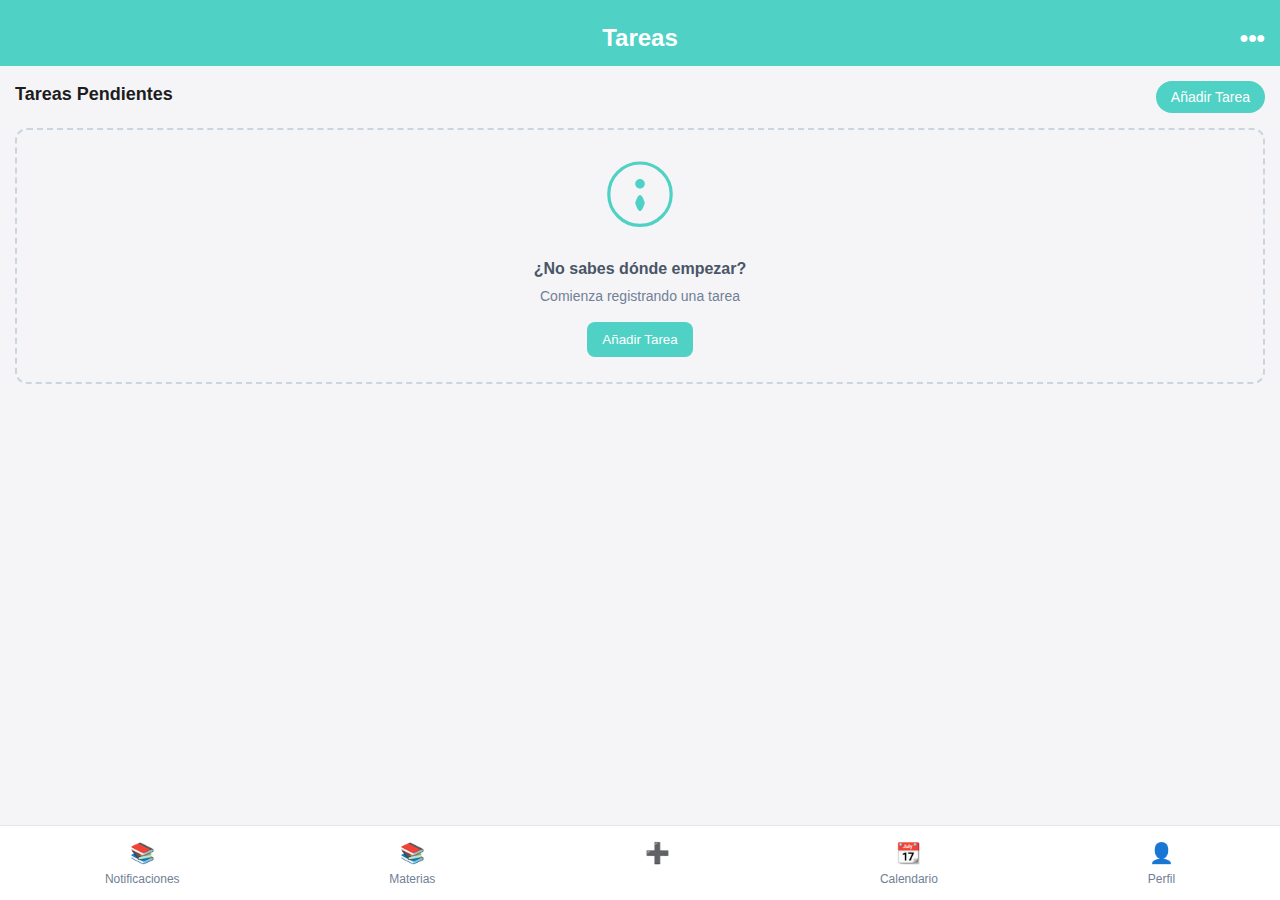
<file: public/index.html>
<!DOCTYPE html>
<html lang="es">
<head>
    <meta charset="UTF-8">
    <meta name="viewport" content="width=device-width, initial-scale=1.0">
    <link rel="apple-touch-icon" href="/static/icon.png">
    <link rel="manifest" href="/manifest.json">
    <meta name="apple-mobile-web-app-capable" content="yes">
    <meta name="apple-mobile-web-app-status-bar-style" content="black-translucent">
    <title>Planify - Planificador de Estudio</title>
    <style>
        * {
            box-sizing: border-box;
            margin: 0;
            padding: 0;
            font-family: 'SF Pro Display', -apple-system, BlinkMacSystemFont, sans-serif;
        }
        
        body {
            background-color: #f5f5f7;
            color: #1d1d1f;
            line-height: 1.5;
        }
        
        .container {
            max-width: 100%;
            min-height: 100vh;
            display: flex;
            flex-direction: column;
        }
        
        .header {
            background-color: #4FD1C5;
            color: white;
            text-align: center;
            padding: 20px 15px 10px;
            position: relative;
        }
        
        .header h1 {
            font-size: 24px;
            font-weight: 600;
            margin: 0;
        }
        
        .header .menu-dots {
            position: absolute;
            right: 15px;
            top: 20px;
            font-size: 24px;
            font-weight: bold;
        }
        
        .main-content {
            flex: 1;
            padding: 15px;
        }
        
        .section-title {
            font-size: 18px;
            font-weight: 600;
            margin-bottom: 10px;
        }
        
        .task-card {
            background-color: #E0FBFC;
            border-radius: 12px;
            padding: 15px;
            margin-bottom: 12px;
            box-shadow: 0 1px 3px rgba(0,0,0,0.1);
            position: relative;
        }
        
        .task-card.completed {
            background-color: #f0f0f0;
        }
        
        .task-progress {
            position: absolute;
            right: 15px;
            top: 15px;
            font-size: 24px;
            font-weight: bold;
        }
        
        .task-title {
            font-weight: 600;
            font-size: 16px;
            margin-right: 60px;
            display: flex;
            align-items: center;
        }
        
        .task-title .percentage {
            background-color: #E2E8F0;
            border-radius: 10px;
            padding: 2px 6px;
            font-size: 12px;
            margin-left: 5px;
        }
        
        .task-subtitle {
            color: #4A5568;
            font-size: 14px;
            margin-top: 3px;
        }
        
        .task-deadline {
            font-size: 12px;
            color: #718096;
            text-align: right;
            margin-top: 5px;
        }
        
        .edit-icon {
            position: absolute;
            right: 45px;
            top: 15px;
            background-color: transparent;
            border: none;
            font-size: 16px;
            cursor: pointer;
            color: #4A5568;
        }
        
        .action-button {
            background-color: #4FD1C5;
            color: white;
            border: none;
            border-radius: 30px;
            padding: 8px 15px;
            font-size: 14px;
            font-weight: 500;
            cursor: pointer;
            display: inline-block;
            float: right;
        }
        
        .action-button:hover {
            background-color: #38B2AC;
        }
        
        .see-more {
            text-align: center;
            margin: 5px 0 15px;
            font-size: 14px;
            color: #4A5568;
        }
        
        .empty-state {
            text-align: center;
            padding: 25px;
            border: 2px dashed #CBD5E0;
            border-radius: 12px;
            margin: 20px 0;
        }
        
        .empty-state img {
            width: 80px;
            height: auto;
            margin-bottom: 15px;
        }
        
        .empty-state p {
            font-size: 16px;
            font-weight: 600;
            color: #4A5568;
            margin-bottom: 5px;
        }
        
        .empty-state .subtext {
            font-size: 14px;
            color: #718096;
            margin-bottom: 15px;
        }
        
        .footer-nav {
            display: flex;
            justify-content: space-around;
            background-color: white;
            padding: 12px 0;
            border-top: 1px solid #E2E8F0;
        }
        
        .nav-item {
            text-align: center;
            font-size: 12px;
            color: #718096;
        }
        
        .nav-item.active {
            color: #4FD1C5;
        }
        
        .nav-icon {
            font-size: 20px;
            margin-bottom: 2px;
        }
        
        /* Formularios y modales */
        .modal {
            display: none;
            position: fixed;
            top: 0;
            left: 0;
            width: 100%;
            height: 100%;
            background-color: rgba(0,0,0,0.5);
            z-index: 100;
            overflow: auto;
        }
        
        .modal-content {
            background-color: white;
            margin: 60px 15px;
            padding: 20px;
            border-radius: 12px;
            max-width: 500px;
            margin-left: auto;
            margin-right: auto;
        }
        
        .modal-title {
            font-size: 18px;
            margin-bottom: 15px;
            text-align: center;
        }
        
        .form-group {
            margin-bottom: 15px;
        }
        
        .form-group label {
            display: block;
            margin-bottom: 5px;
            font-weight: 500;
        }
        
        .form-control {
            width: 100%;
            padding: 10px;
            border: 1px solid #CBD5E0;
            border-radius: 8px;
            font-size: 16px;
        }
        
        .btn-row {
            display: flex;
            justify-content: space-between;
            margin-top: 20px;
        }
        
        .btn {
            padding: 10px 15px;
            border-radius: 8px;
            font-weight: 500;
            cursor: pointer;
            flex: 1;
            margin: 0 5px;
            text-align: center;
        }
        
        .btn-primary {
            background-color: #4FD1C5;
            color: white;
            border: none;
        }
        
        .btn-secondary {
            background-color: #E2E8F0;
            color: #4A5568;
            border: none;
        }
        
        .status-message {
            margin-top: 15px;
            padding: 10px;
            border-radius: 8px;
            text-align: center;
            display: none;
        }
        
        .status-success {
            background-color: #d4edda;
            color: #155724;
        }
        
        .status-error {
            background-color: #f8d7da;
            color: #721c24;
        }
        
        .status-loading {
            display: flex;
            justify-content: center;
            align-items: center;
            margin-top: 20px;
        }
        
        .spinner {
            border: 4px solid rgba(0, 0, 0, 0.1);
            border-left: 4px solid #4FD1C5;
            border-radius: 50%;
            width: 30px;
            height: 30px;
            animation: spin 1s linear infinite;
            margin-right: 10px;
        }
        
        @keyframes spin {
            0% { transform: rotate(0deg); }
            100% { transform: rotate(360deg); }
        }

        /* Separador */
        .divider {
            height: 1px;
            background-color: #E2E8F0;
            margin: 20px 0;
        }

        /* Botón flotante para crear plan */
        .create-plan-button {
            position: fixed;
            bottom: 80px;
            right: 20px;
            background-color: #4FD1C5;
            color: white;
            border: none;
            border-radius: 50px;
            padding: 12px 20px;
            font-size: 16px;
            font-weight: 600;
            box-shadow: 0 4px 8px rgba(0,0,0,0.2);
            cursor: pointer;
            display: none; /* Inicialmente oculto */
            z-index: 90;
        }
        
        .create-plan-button:hover {
            background-color: #38B2AC;
        }
        
        /* Botones de acción de tareas */
        .task-actions {
            display: flex;
            justify-content: flex-end;
            margin-top: 10px;
        }
        
        .task-action-btn {
            background: none;
            border: none;
            color: #4A5568;
            font-size: 13px;
            padding: 3px 8px;
            margin-left: 8px;
            cursor: pointer;
        }
        
        .task-action-btn:hover {
            color: #4FD1C5;
            text-decoration: underline;
        }
    </style>
</head>
<body>
    <div class="container">
        <div class="header">
            <h1>Tareas</h1>
            <div class="menu-dots">•••</div>
        </div>
        
        <div class="main-content">
            <div class="section-title">
                Tareas Pendientes
                <button id="addTaskButton" class="action-button">Añadir Tarea</button>
            </div>
            
            <div id="pending-tasks">
                <!-- Las tareas pendientes se cargarán aquí -->
            </div>
            
            <div id="empty-state" class="empty-state">
                <img src="[data-uri]" alt="Icono de información">
                <p>¿No sabes dónde empezar?</p>
                <div class="subtext">Comienza registrando una tarea</div>
                <button id="addEmptyTaskButton" class="btn btn-primary">Añadir Tarea</button>
            </div>
        </div>
        
        <!-- Botón flotante para crear plan -->
        <button id="createPlanButton" class="create-plan-button">Crear Plan</button>
        
        <div class="footer-nav">
            <a href="notifications" style="text-decoration:none; color: inherit;">
                <div class="nav-item">
                    <div class="nav-icon">📚</div>
                    Notificaciones
                </div>
            </a>
            <a href="subjects" style="text-decoration:none; color: inherit;">
                <div class="nav-item">
                    <div class="nav-icon">📚</div>
                    Materias
                </div>
            </a>
            <div class="nav-item active">
                <div class="nav-icon">➕</div>
            </div>
            </a>
            <a href="https://calendar.google.com/" target="_blank" style="text-decoration:none; color: inherit;">
                <div class="nav-item">
                    <div class="nav-icon">📆</div>
                    Calendario
                </div>
            </a>
            <a href="profile" style="text-decoration:none; color: inherit;">
                <div class="nav-item">
                    <div class="nav-icon">👤</div>
                    Perfil
                </div>
            </a>
        </div>
    </div>
    
    <!-- Modal para agregar tareas -->
    <div id="addTaskModal" class="modal">
        <div class="modal-content">
            <div class="modal-title">Nueva Tarea</div>
            <div class="form-group">
                <label for="taskName">Nombre de la tarea:</label>
                <input type="text" id="taskName" class="form-control" placeholder="Ej: Proyecto 1" required>
            </div>
            <div class="form-group">
                <label for="taskSubject">Materia:</label>
                <input type="text" id="taskSubject" class="form-control" placeholder="Ej: Arquitectura de Software" required>
            </div>
            <div class="form-group">
                <label for="taskWeight">Peso (0-1):</label>
                <input type="number" id="taskWeight" class="form-control" min="0" max="1" step="0.05" value="0.15" required>
            </div>
            <div class="form-group">
                <label for="taskDeadline">Fecha límite:</label>
                <input type="datetime-local" id="taskDeadline" class="form-control" required>
            </div>
            <div class="form-group">
                <label for="taskCredits">Créditos de la materia:</label>
                <input type="number" id="taskCredits" class="form-control" min="1" max="6" value="3" required>
            </div>
            <div id="taskStatus" class="status-message"></div>
            <div id="taskLoading" class="status-loading" style="display: none;">
                <div class="spinner"></div>
                <p>Guardando tarea...</p>
            </div>
            <div class="btn-row">
                <div class="btn btn-secondary" onclick="closeTaskModal()">Cancelar</div>
                <div class="btn btn-primary" onclick="saveTask()">Guardar</div>
            </div>
        </div>
    </div>
    
    <!-- Modal para crear plan -->
    <div id="createPlanModal" class="modal">
        <div class="modal-content">
            <div class="modal-title">Crear Plan de Estudio</div>
            <p style="text-align: center; margin-bottom: 15px;">
                Se planificarán las siguientes tareas registradas y se exportarán a tu calendario.
            </p>
            <div id="planTasksList" style="margin-bottom: 20px; max-height: 200px; overflow-y: auto;">
                <!-- Lista de tareas a planificar -->
            </div>
            <div id="planStatus" class="status-message"></div>
            <div id="planLoading" class="status-loading" style="display: none;">
                <div class="spinner"></div>
                <p>Creando plan de estudio...</p>
            </div>
            <div class="btn-row">
                <div class="btn btn-secondary" onclick="closePlanModal()">Cancelar</div>
                <div class="btn btn-primary" onclick="createPlan()">Crear Plan</div>
            </div>
        </div>
    </div>

    <script>
        // Almacenamiento de tareas del usuario
        let userTasks = [];
        
        // Configura la fecha mínima para el deadline e inicializa la app
        document.addEventListener('DOMContentLoaded', function() {
            const now = new Date();
            const localISOTime = new Date(now.getTime() - now.getTimezoneOffset() * 60000).toISOString().slice(0, 16);
            document.getElementById('taskDeadline').value = localISOTime;
            document.getElementById('taskDeadline').min = localISOTime;
            
            // Cargar tareas almacenadas
            loadUserTasks();
            
            // Configurar botones para abrir modal de tarea
            document.getElementById('addTaskButton').addEventListener('click', openTaskModal);
            document.getElementById('addEmptyTaskButton').addEventListener('click', openTaskModal);
            
            // Configurar botón para crear plan
            document.getElementById('createPlanButton').addEventListener('click', openPlanModal);
            
            // Actualizar visibilidad del botón de crear plan
            updateCreatePlanButton();
        });
        
        // Abrir el modal para agregar tareas
        function openTaskModal() {
            document.getElementById('addTaskModal').style.display = 'block';
            document.getElementById('taskStatus').style.display = 'none';
            document.getElementById('taskLoading').style.display = 'none';
            
            // Limpiar formulario
            document.getElementById('taskName').value = '';
            document.getElementById('taskSubject').value = '';
            document.getElementById('taskWeight').value = '0.15';
            
            // Actualizar fecha límite
            const now = new Date();
            const localISOTime = new Date(now.getTime() - now.getTimezoneOffset() * 60000).toISOString().slice(0, 16);
            document.getElementById('taskDeadline').value = localISOTime;
        }
        
        // Cerrar el modal de tareas
        function closeTaskModal() {
            document.getElementById('addTaskModal').style.display = 'none';
        }
        
        // Abrir el modal para crear plan
        function openPlanModal() {
            document.getElementById('createPlanModal').style.display = 'block';
            document.getElementById('planStatus').style.display = 'none';
            document.getElementById('planLoading').style.display = 'none';
            
            // Mostrar lista de tareas a planificar
            const planTasksList = document.getElementById('planTasksList');
            planTasksList.innerHTML = '';
            
            if (userTasks.length > 0) {
                const tasksList = document.createElement('ul');
                tasksList.style.listStyleType = 'none';
                tasksList.style.padding = '0';
                
                userTasks.forEach(task => {
                    const li = document.createElement('li');
                    li.style.padding = '8px 0';
                    li.style.borderBottom = '1px solid #E2E8F0';
                    
                    const deadline = new Date(task.deadline);
                    const deadlineStr = deadline.toLocaleDateString() + ' ' + deadline.toLocaleTimeString([], {hour: '2-digit', minute:'2-digit'});
                    
                    li.innerHTML = `
                        <strong>${task.name}</strong> (${task.subject})<br>
                        <small>Peso: ${task.weight}, Deadline: ${deadlineStr}</small>
                    `;
                    tasksList.appendChild(li);
                });
                
                planTasksList.appendChild(tasksList);
            } else {
                planTasksList.innerHTML = '<p style="text-align: center; color: #718096;">No hay tareas para planificar</p>';
            }
        }
        
        // Cerrar el modal de crear plan
        function closePlanModal() {
            document.getElementById('createPlanModal').style.display = 'none';
        }
        
        // Guardar la tarea (solo localmente)
        function saveTask() {
            const taskName = document.getElementById('taskName').value;
            const taskSubject = document.getElementById('taskSubject').value;
            const taskWeight = document.getElementById('taskWeight').value;
            const taskDeadline = document.getElementById('taskDeadline').value;
            const taskCredits = document.getElementById('taskCredits').value;
            
            // Validar campos
            if (!taskName || !taskSubject || !taskWeight || !taskDeadline) {
                showStatus('taskStatus', 'Por favor completa todos los campos', 'error');
                return;
            }
            
            // Mostrar indicador de carga
            document.getElementById('taskLoading').style.display = 'flex';
            
            try {
                // Crear la tarea (solo para la interfaz)
                const newTask = {
                    id: Date.now(),
                    name: taskName,
                    subject: taskSubject,
                    weight: parseFloat(taskWeight),
                    deadline: new Date(taskDeadline),
                    creditos: parseInt(taskCredits),
                    created: new Date()
                };
                
                // Guardar la tarea localmente
                userTasks.push(newTask);
                saveUserTasks();
                
                showStatus('taskStatus', 'Tarea guardada exitosamente', 'success');
                setTimeout(() => {
                    closeTaskModal();
                    updateTasksDisplay();
                    updateCreatePlanButton();
                }, 1000);
            } catch (error) {
                showStatus('taskStatus', 'Error: ' + error.message, 'error');
            } finally {
                document.getElementById('taskLoading').style.display = 'none';
            }
        }
        
        // Crear plan y enviar al servidor
        async function createPlan() {
            if (userTasks.length === 0) {
                showStatus('planStatus', 'No hay tareas para planificar', 'error');
                return;
            }
            
            // Mostrar indicador de carga
            document.getElementById('planLoading').style.display = 'flex';
            
            try {
                // Convertir tareas al formato esperado por el servidor
                const tasksForServer = userTasks.map(task => ({
                    nombre: task.name,
                    materia: task.subject,
                    peso: task.weight,
                    deadline: task.deadline.toISOString(),
                    creditos: task.creditos || 3
                }));
                
                // Enviar al servidor
                const response = await fetch('/planificar', {
                    method: 'POST',
                    headers: {
                        'Content-Type': 'application/json',
                    },
                    body: JSON.stringify({
                        tareas: tasksForServer,
                        export_to_calendar: true,
                        alpha: {},
                        beta: {}
                    })
                });
                
                const result = await response.json();
                
                if (result.estado === 'Optimal' || (result.plan && result.plan.length > 0)) {
                    showStatus('planStatus', `Plan creado exitosamente con ${result.plan.length} tareas planificadas`, 'success');
                    setTimeout(() => {
                        closePlanModal();
                    }, 2000);
                } else {
                    showStatus('planStatus', 'No se pudo crear el plan: ' + (result.mensaje || 'Error desconocido'), 'error');
                }
            } catch (error) {
                showStatus('planStatus', 'Error: ' + error.message, 'error');
            } finally {
                document.getElementById('planLoading').style.display = 'none';
            }
        }
        
        // Eliminar una tarea
        function deleteTask(taskId) {
            userTasks = userTasks.filter(task => task.id !== taskId);
            saveUserTasks();
            updateTasksDisplay();
            updateCreatePlanButton();
        }
        
        // Mostrar mensajes de estado
        function showStatus(elementId, message, type) {
            const statusElement = document.getElementById(elementId);
            statusElement.textContent = message;
            statusElement.className = 'status-message';
            
            if (type === 'success') {
                statusElement.classList.add('status-success');
            } else {
                statusElement.classList.add('status-error');
            }
            
            statusElement.style.display = 'block';
        }
        
        // Guardar tareas en localStorage
        function saveUserTasks() {
            localStorage.setItem('planifyTasks', JSON.stringify(userTasks));
        }
        
        // Cargar tareas del localStorage
        function loadUserTasks() {
            const saved = localStorage.getItem('planifyTasks');
            userTasks = saved ? JSON.parse(saved) : [];
            
            // Convertir strings de fecha a objetos Date
            userTasks.forEach(task => {
                task.deadline = new Date(task.deadline);
                task.created = new Date(task.created);
            });
            
            updateTasksDisplay();
            updateCreatePlanButton();
        }
        
        // Actualizar la interfaz con las tareas del usuario
        function updateTasksDisplay() {
            const pendingContainer = document.getElementById('pending-tasks');
            pendingContainer.innerHTML = '';
            
            // Ordenar por fecha límite (más cercana primero)
            const sortedTasks = [...userTasks].sort((a, b) => a.deadline - b.deadline);
            
            // Mostrar tareas
            sortedTasks.forEach(task => {
                const daysLeft = Math.ceil((new Date(task.deadline) - new Date()) / (1000 * 60 * 60 * 24));
                const deadlineText = daysLeft > 0 ? 
                    `Deadline en ${daysLeft} día${daysLeft !== 1 ? 's' : ''}` : 
                    'Deadline vencida';
                
                const taskHtml = `
                    <div class="task-card">
                        <div class="task-title">
                            ${task.name} <span class="percentage">(${task.weight * 100}%)</span>
                        </div>
                        <div class="task-subtitle">${task.subject}</div>
                        <div class="task-deadline">${deadlineText}</div>
                        <div class="task-actions">
                            <button class="task-action-btn" onclick="deleteTask(${task.id})">Eliminar</button>
                        </div>
                    </div>
                `;
                pendingContainer.innerHTML += taskHtml;
            });
            
            // Mostrar u ocultar el estado vacío
            document.getElementById('empty-state').style.display = 
                (userTasks.length === 0) ? 'block' : 'none';
        }
        
        // Actualizar visibilidad del botón de crear plan
        function updateCreatePlanButton() {
            const planButton = document.getElementById('createPlanButton');
            if (userTasks.length > 0) {
                planButton.style.display = 'block';
                planButton.textContent = `Crear Plan (${userTasks.length})`;
            } else {
                planButton.style.display = 'none';
            }
        }
        
        // Borrar todas las tareas (función para depuración)
        function clearAllTasks() {
            userTasks = [];
            saveUserTasks();
            updateTasksDisplay();
            updateCreatePlanButton();
        }
    </script>
</body>
</html>
</file>
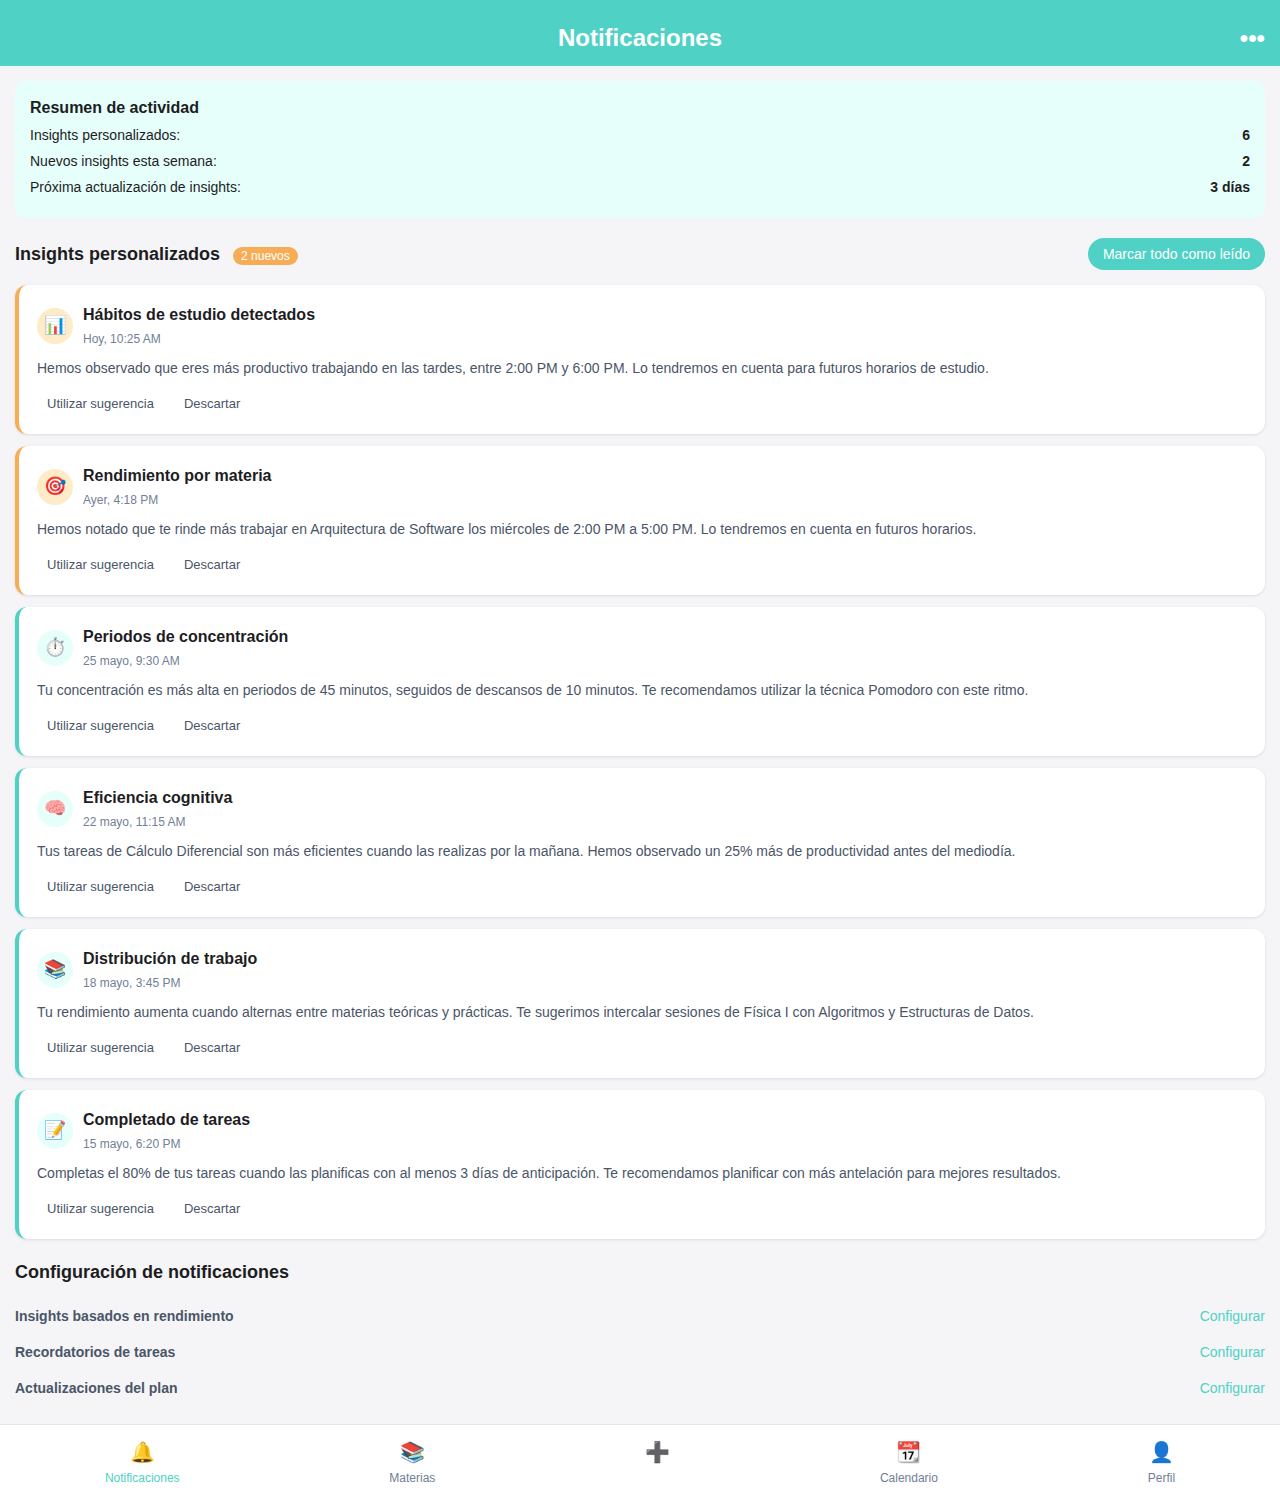
<file: public/notifications.html>
<!DOCTYPE html>
<html lang="es">
<head>
    <meta charset="UTF-8">
    <meta name="viewport" content="width=device-width, initial-scale=1.0">
    <title>Notificaciones - Planify</title>
    <style>
        * {
            box-sizing: border-box;
            margin: 0;
            padding: 0;
            font-family: 'SF Pro Display', -apple-system, BlinkMacSystemFont, sans-serif;
        }
        
        body {
            background-color: #f5f5f7;
            color: #1d1d1f;
            line-height: 1.5;
        }
        
        .container {
            max-width: 100%;
            min-height: 100vh;
            display: flex;
            flex-direction: column;
        }
        
        .header {
            background-color: #4FD1C5;
            color: white;
            text-align: center;
            padding: 20px 15px 10px;
            position: relative;
        }
        
        .header h1 {
            font-size: 24px;
            font-weight: 600;
            margin: 0;
        }
        
        .header .menu-dots {
            position: absolute;
            right: 15px;
            top: 20px;
            font-size: 24px;
            font-weight: bold;
        }
        
        .main-content {
            flex: 1;
            padding: 15px;
        }
        
        .section-title {
            font-size: 18px;
            font-weight: 600;
            margin-bottom: 15px;
            margin-top: 20px;
            display: flex;
            justify-content: space-between;
            align-items: center;
        }
        
        .insights-container {
            margin-bottom: 20px;
        }
        
        .insight-card {
            background-color: white;
            border-radius: 12px;
            padding: 18px;
            margin-bottom: 12px;
            box-shadow: 0 1px 3px rgba(0,0,0,0.1);
            position: relative;
            border-left: 4px solid #4FD1C5;
        }
        
        .insight-card.new {
            border-left-color: #F6AD55;
        }
        
        .insight-header {
            display: flex;
            align-items: center;
            margin-bottom: 10px;
        }
        
        .insight-icon {
            font-size: 18px;
            margin-right: 10px;
            background-color: #E6FFFA;
            width: 36px;
            height: 36px;
            border-radius: 50%;
            display: flex;
            justify-content: center;
            align-items: center;
        }
        
        .insight-card.new .insight-icon {
            background-color: #FEEBC8;
        }
        
        .insight-title {
            font-size: 16px;
            font-weight: 600;
        }
        
        .insight-date {
            font-size: 12px;
            color: #718096;
            margin-top: 3px;
        }
        
        .insight-content {
            font-size: 14px;
            color: #4A5568;
            line-height: 1.5;
        }
        
        .insight-buttons {
            display: flex;
            margin-top: 12px;
        }
        
        .insight-btn {
            background: none;
            border: none;
            color: #4A5568;
            font-size: 13px;
            padding: 5px 10px;
            margin-right: 10px;
            cursor: pointer;
        }
        
        .insight-btn:hover {
            color: #4FD1C5;
            text-decoration: underline;
        }
        
        .badge {
            background-color: #F6AD55;
            color: white;
            border-radius: 20px;
            padding: 2px 8px;
            font-size: 12px;
            font-weight: 500;
            margin-left: 8px;
        }
        
        .notification-category {
            margin-bottom: 5px;
            padding: 5px 0;
            display: flex;
            justify-content: space-between;
        }
        
        .category-title {
            font-weight: 600;
            font-size: 14px;
            color: #4A5568;
        }
        
        .settings-link {
            color: #4FD1C5;
            font-size: 14px;
            text-decoration: none;
        }

        .notifications-summary {
            background-color: #E6FFFA;
            border-radius: 10px;
            padding: 15px;
            margin-bottom: 15px;
        }
        
        .summary-title {
            font-weight: 600;
            margin-bottom: 5px;
        }
        
        .summary-row {
            display: flex;
            justify-content: space-between;
            font-size: 14px;
            margin-bottom: 5px;
        }
        
        .summary-value {
            font-weight: 600;
        }
        
        .no-notifications {
            text-align: center;
            padding: 30px 0;
            color: #718096;
        }
        
        .no-notifications img {
            width: 80px;
            height: 80px;
            margin-bottom: 15px;
        }

        .footer-nav {
            display: flex;
            justify-content: space-around;
            background-color: white;
            padding: 12px 0;
            border-top: 1px solid #E2E8F0;
        }
        
        .nav-item {
            text-align: center;
            font-size: 12px;
            color: #718096;
        }
        
        .nav-item.active {
            color: #4FD1C5;
        }
        
        .nav-icon {
            font-size: 20px;
            margin-bottom: 2px;
        }

        .action-button {
            background-color: #4FD1C5;
            color: white;
            border: none;
            border-radius: 30px;
            padding: 8px 15px;
            font-size: 14px;
            font-weight: 500;
            cursor: pointer;
        }
        
        .action-button:hover {
            background-color: #38B2AC;
        }
    </style>
</head>
<body>
    <div class="container">
        <div class="header">
            <h1>Notificaciones</h1>
            <div class="menu-dots">•••</div>
        </div>
        
        <div class="main-content">
            <div class="notifications-summary">
                <div class="summary-title">Resumen de actividad</div>
                <div class="summary-row">
                    <span>Insights personalizados:</span>
                    <span class="summary-value">6</span>
                </div>
                <div class="summary-row">
                    <span>Nuevos insights esta semana:</span>
                    <span class="summary-value">2</span>
                </div>
                <div class="summary-row">
                    <span>Próxima actualización de insights:</span>
                    <span class="summary-value">3 días</span>
                </div>
            </div>

            <div class="section-title">
                <span>Insights personalizados <span class="badge">2 nuevos</span></span>
                <button class="action-button" onclick="markAllAsRead()">Marcar todo como leído</button>
            </div>
            
            <div class="insights-container">
                <div class="insight-card new">
                    <div class="insight-header">
                        <div class="insight-icon">📊</div>
                        <div>
                            <div class="insight-title">Hábitos de estudio detectados</div>
                            <div class="insight-date">Hoy, 10:25 AM</div>
                        </div>
                    </div>
                    <div class="insight-content">
                        <p>Hemos observado que eres más productivo trabajando en las tardes, entre 2:00 PM y 6:00 PM. Lo tendremos en cuenta para futuros horarios de estudio.</p>
                    </div>
                    <div class="insight-buttons">
                        <button class="insight-btn">Utilizar sugerencia</button>
                        <button class="insight-btn">Descartar</button>
                    </div>
                </div>

                <div class="insight-card new">
                    <div class="insight-header">
                        <div class="insight-icon">🎯</div>
                        <div>
                            <div class="insight-title">Rendimiento por materia</div>
                            <div class="insight-date">Ayer, 4:18 PM</div>
                        </div>
                    </div>
                    <div class="insight-content">
                        <p>Hemos notado que te rinde más trabajar en Arquitectura de Software los miércoles de 2:00 PM a 5:00 PM. Lo tendremos en cuenta en futuros horarios.</p>
                    </div>
                    <div class="insight-buttons">
                        <button class="insight-btn">Utilizar sugerencia</button>
                        <button class="insight-btn">Descartar</button>
                    </div>
                </div>

                <div class="insight-card">
                    <div class="insight-header">
                        <div class="insight-icon">⏱️</div>
                        <div>
                            <div class="insight-title">Periodos de concentración</div>
                            <div class="insight-date">25 mayo, 9:30 AM</div>
                        </div>
                    </div>
                    <div class="insight-content">
                        <p>Tu concentración es más alta en periodos de 45 minutos, seguidos de descansos de 10 minutos. Te recomendamos utilizar la técnica Pomodoro con este ritmo.</p>
                    </div>
                    <div class="insight-buttons">
                        <button class="insight-btn">Utilizar sugerencia</button>
                        <button class="insight-btn">Descartar</button>
                    </div>
                </div>

                <div class="insight-card">
                    <div class="insight-header">
                        <div class="insight-icon">🧠</div>
                        <div>
                            <div class="insight-title">Eficiencia cognitiva</div>
                            <div class="insight-date">22 mayo, 11:15 AM</div>
                        </div>
                    </div>
                    <div class="insight-content">
                        <p>Tus tareas de Cálculo Diferencial son más eficientes cuando las realizas por la mañana. Hemos observado un 25% más de productividad antes del mediodía.</p>
                    </div>
                    <div class="insight-buttons">
                        <button class="insight-btn">Utilizar sugerencia</button>
                        <button class="insight-btn">Descartar</button>
                    </div>
                </div>

                <div class="insight-card">
                    <div class="insight-header">
                        <div class="insight-icon">📚</div>
                        <div>
                            <div class="insight-title">Distribución de trabajo</div>
                            <div class="insight-date">18 mayo, 3:45 PM</div>
                        </div>
                    </div>
                    <div class="insight-content">
                        <p>Tu rendimiento aumenta cuando alternas entre materias teóricas y prácticas. Te sugerimos intercalar sesiones de Física I con Algoritmos y Estructuras de Datos.</p>
                    </div>
                    <div class="insight-buttons">
                        <button class="insight-btn">Utilizar sugerencia</button>
                        <button class="insight-btn">Descartar</button>
                    </div>
                </div>

                <div class="insight-card">
                    <div class="insight-header">
                        <div class="insight-icon">📝</div>
                        <div>
                            <div class="insight-title">Completado de tareas</div>
                            <div class="insight-date">15 mayo, 6:20 PM</div>
                        </div>
                    </div>
                    <div class="insight-content">
                        <p>Completas el 80% de tus tareas cuando las planificas con al menos 3 días de anticipación. Te recomendamos planificar con más antelación para mejores resultados.</p>
                    </div>
                    <div class="insight-buttons">
                        <button class="insight-btn">Utilizar sugerencia</button>
                        <button class="insight-btn">Descartar</button>
                    </div>
                </div>
            </div>

            <div class="section-title">Configuración de notificaciones</div>
            
            <div class="notification-category">
                <span class="category-title">Insights basados en rendimiento</span>
                <a href="#" class="settings-link">Configurar</a>
            </div>
            
            <div class="notification-category">
                <span class="category-title">Recordatorios de tareas</span>
                <a href="#" class="settings-link">Configurar</a>
            </div>
            
            <div class="notification-category">
                <span class="category-title">Actualizaciones del plan</span>
                <a href="#" class="settings-link">Configurar</a>
            </div>
        </div>
        
        <div class="footer-nav">
            <div class="nav-item active">
                <div class="nav-icon">🔔</div>
                Notificaciones
            </div>
            <a href="subjects" style="text-decoration:none; color: inherit;">
                <div class="nav-item">
                    <div class="nav-icon">📚</div>
                    Materias
                </div>
            </a>
            <a href="/" style="text-decoration:none; color: inherit;">
                <div class="nav-item">
                    <div class="nav-icon">➕</div>
                </div>
            </a>
            <a href="https://calendar.google.com/" target="_blank" style="text-decoration:none; color: inherit;">
                <div class="nav-item">
                    <div class="nav-icon">📆</div>
                    Calendario
                </div>
            </a>
            <a href="profile" style="text-decoration:none; color: inherit;">
                <div class="nav-item">
                    <div class="nav-icon">👤</div>
                    Perfil
                </div>
            </a>
        </div>
    </div>

    <script>
        // Datos de ejemplo para inicializar
        let notifications = [
            {
                id: 1,
                icon: "📊",
                title: "Hábitos de estudio detectados",
                content: "Hemos observado que eres más productivo trabajando en las tardes, entre 2:00 PM y 6:00 PM. Lo tendremos en cuenta para futuros horarios de estudio.",
                date: "Hoy, 10:25 AM",
                isNew: true,
                timestamp: new Date().getTime()
            },
            {
                id: 2,
                icon: "🎯",
                title: "Rendimiento por materia",
                content: "Hemos notado que te rinde más trabajar en Arquitectura de Software los miércoles de 2:00 PM a 5:00 PM. Lo tendremos en cuenta en futuros horarios.",
                date: "Ayer, 4:18 PM",
                isNew: true,
                timestamp: new Date().getTime() - 86400000
            },
            {
                id: 3,
                icon: "⏱️",
                title: "Periodos de concentración",
                content: "Tu concentración es más alta en periodos de 45 minutos, seguidos de descansos de 10 minutos. Te recomendamos utilizar la técnica Pomodoro con este ritmo.",
                date: "25 mayo, 9:30 AM",
                isNew: false,
                timestamp: new Date().getTime() - 172800000
            },
            {
                id: 4,
                icon: "🧠",
                title: "Eficiencia cognitiva",
                content: "Tus tareas de Cálculo Diferencial son más eficientes cuando las realizas por la mañana. Hemos observado un 25% más de productividad antes del mediodía.",
                date: "22 mayo, 11:15 AM",
                isNew: false,
                timestamp: new Date().getTime() - 259200000
            },
            {
                id: 5,
                icon: "📚",
                title: "Distribución de trabajo",
                content: "Tu rendimiento aumenta cuando alternas entre materias teóricas y prácticas. Te sugerimos intercalar sesiones de Física I con Algoritmos y Estructuras de Datos.",
                date: "18 mayo, 3:45 PM",
                isNew: false,
                timestamp: new Date().getTime() - 432000000
            },
            {
                id: 6,
                icon: "📝",
                title: "Completado de tareas",
                content: "Completas el 80% de tus tareas cuando las planificas con al menos 3 días de anticipación. Te recomendamos planificar con más antelación para mejores resultados.",
                date: "15 mayo, 6:20 PM",
                isNew: false,
                timestamp: new Date().getTime() - 604800000
            }
        ];
        
        // Inicializar la app
        document.addEventListener('DOMContentLoaded', function() {
            loadNotifications();
        });
        
        // Cargar notificaciones
        function loadNotifications() {
            // Si hubiera una API, aquí haríamos el fetch
            // Por ahora usamos los datos de ejemplo
            updateNotificationsDisplay();
        }
        
        // Actualizar la visualización de notificaciones
        function updateNotificationsDisplay() {
            const insightsContainer = document.querySelector('.insights-container');
            insightsContainer.innerHTML = '';
            
            // Ordenar por más recientes primero
            const sortedNotifications = notifications.sort((a, b) => b.timestamp - a.timestamp);
            
            // Contar notificaciones nuevas
            const newCount = notifications.filter(n => n.isNew).length;
            document.querySelector('.badge').textContent = newCount + (newCount === 1 ? ' nuevo' : ' nuevos');
            
            // Si no hay notificaciones, mostrar mensaje
            if (sortedNotifications.length === 0) {
                insightsContainer.innerHTML = `
                    <div class="no-notifications">
                        <img src="[data-uri]" alt="No hay notificaciones">
                        <p>No tienes notificaciones</p>
                        <div>Las alertas e insights aparecerán aquí</div>
                    </div>
                `;
                return;
            }
            
            // Mostrar las notificaciones
            sortedNotifications.forEach(notification => {
                const notificationHtml = `
                    <div class="insight-card ${notification.isNew ? 'new' : ''}">
                        <div class="insight-header">
                            <div class="insight-icon">${notification.icon}</div>
                            <div>
                                <div class="insight-title">${notification.title}</div>
                                <div class="insight-date">${notification.date}</div>
                            </div>
                        </div>
                        <div class="insight-content">
                            <p>${notification.content}</p>
                        </div>
                        <div class="insight-buttons">
                            <button class="insight-btn" onclick="useInsight(${notification.id})">Utilizar sugerencia</button>
                            <button class="insight-btn" onclick="dismissInsight(${notification.id})">Descartar</button>
                        </div>
                    </div>
                `;
                insightsContainer.innerHTML += notificationHtml;
            });
            
            // Actualizar el resumen
            document.querySelector('#total-insights').textContent = notifications.length;
            document.querySelector('#new-insights').textContent = newCount;
        }
        
        // Marcar todas las notificaciones como leídas
        function markAllAsRead() {
            notifications.forEach(notification => {
                notification.isNew = false;
            });
            
            // En una app real, enviaríamos esto al servidor
            // saveNotifications();
            
            updateNotificationsDisplay();
            alert('Se han marcado todas las notificaciones como leídas');
        }
        
        // Usar sugerencia de un insight
        function useInsight(id) {
            const notification = notifications.find(n => n.id === id);
            if (notification) {
                notification.isNew = false;
                // En una app real, aquí realizaríamos alguna acción
                // como ajustar el algoritmo de planificación
                
                alert(`Sugerencia aplicada: "${notification.title}"`);
                updateNotificationsDisplay();
            }
        }
        
        // Descartar un insight
        function dismissInsight(id) {
            notifications = notifications.filter(n => n.id !== id);
            
            // En una app real, enviaríamos esto al servidor
            // saveNotifications();
            
            updateNotificationsDisplay();
        }
    </script>
</body>
</html>
</file>
